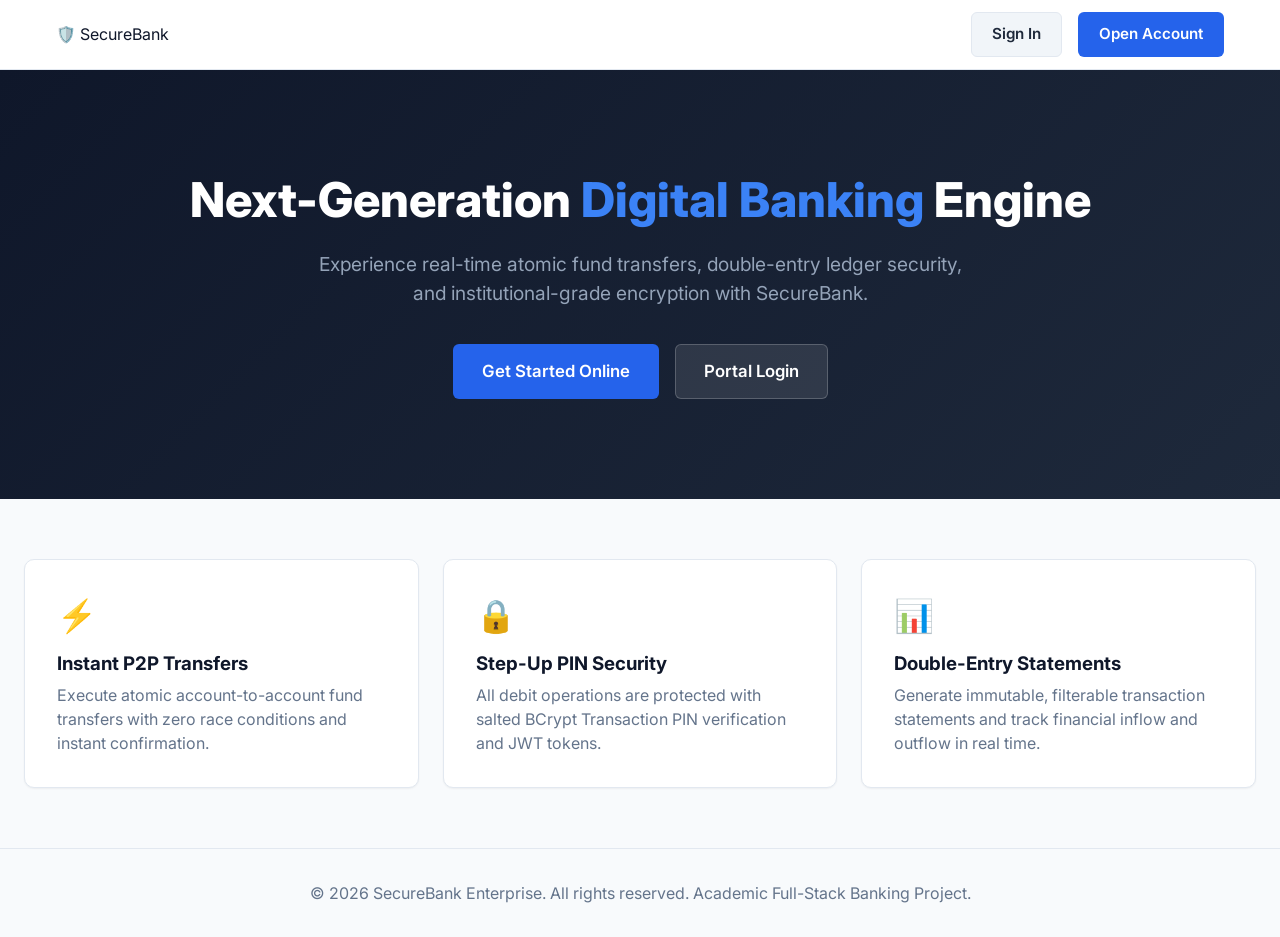
<file: frontend/index.html>
<!DOCTYPE html>
<html lang="en">
<head>
  <meta charset="UTF-8">
  <meta name="viewport" content="width=device-width, initial-scale=1.0">
  <title>SecureBank | Enterprise Digital Banking</title>
  <link rel="stylesheet" href="css/style.css">
  <link rel="stylesheet" href="css/dashboard.css">
  <link rel="stylesheet" href="css/responsive.css">
  <link href="https://fonts.googleapis.com/css2?family=Inter:wght@400;500;600;700;800&display=swap" rel="stylesheet">
  <style>
    .hero-section {
      background: linear-gradient(135deg, #0f172a 0%, #1e293b 100%);
      color: #ffffff;
      padding: 100px 0;
      text-align: center;
    }
    .hero-title {
      font-size: 3rem;
      font-weight: 800;
      color: #ffffff;
      margin-bottom: 20px;
    }
    .hero-title span { color: var(--accent-500); }
    .hero-desc {
      font-size: 1.2rem;
      color: #94a3b8;
      max-width: 680px;
      margin: 0 auto 36px;
    }
    .features-grid {
      display: grid;
      grid-template-columns: repeat(auto-fit, minmax(280px, 1fr));
      gap: 24px;
      margin: 60px 0;
    }
    .feature-card {
      background: #ffffff;
      padding: 32px;
      border-radius: var(--radius-md);
      border: 1px solid var(--border-color);
      box-shadow: var(--shadow-sm);
    }
  </style>
</head>
<body>

  <!-- Top Header Navigation -->
  <header class="topbar">
    <div class="container" style="display: flex; justify-content: space-between; align-items: center; width: 100%;">
      <div class="auth-logo" style="margin: 0;">
        🛡️ Secure<span>Bank</span>
      </div>
      <nav style="display: flex; gap: 16px;">
        <a href="login.html" class="btn btn-secondary">Sign In</a>
        <a href="register.html" class="btn btn-primary">Open Account</a>
      </nav>
    </div>
  </header>

  <!-- Hero Section -->
  <section class="hero-section">
    <div class="container">
      <h1 class="hero-title">Next-Generation <span>Digital Banking</span> Engine</h1>
      <p class="hero-desc">
        Experience real-time atomic fund transfers, double-entry ledger security, and institutional-grade encryption with SecureBank.
      </p>
      <div style="display: flex; justify-content: center; gap: 16px;">
        <a href="register.html" class="btn btn-primary" style="padding: 14px 28px; font-size: 1.05rem;">Get Started Online</a>
        <a href="login.html" class="btn btn-secondary" style="padding: 14px 28px; font-size: 1.05rem; background: rgba(255,255,255,0.1); color: #fff; border-color: rgba(255,255,255,0.2);">Portal Login</a>
      </div>
    </div>
  </section>

  <!-- Core Highlights -->
  <main class="container">
    <div class="features-grid">
      <div class="feature-card">
        <div style="font-size: 2rem; margin-bottom: 12px;">⚡</div>
        <h3>Instant P2P Transfers</h3>
        <p style="color: var(--text-muted); margin-top: 8px;">
          Execute atomic account-to-account fund transfers with zero race conditions and instant confirmation.
        </p>
      </div>

      <div class="feature-card">
        <div style="font-size: 2rem; margin-bottom: 12px;">🔒</div>
        <h3>Step-Up PIN Security</h3>
        <p style="color: var(--text-muted); margin-top: 8px;">
          All debit operations are protected with salted BCrypt Transaction PIN verification and JWT tokens.
        </p>
      </div>

      <div class="feature-card">
        <div style="font-size: 2rem; margin-bottom: 12px;">📊</div>
        <h3>Double-Entry Statements</h3>
        <p style="color: var(--text-muted); margin-top: 8px;">
          Generate immutable, filterable transaction statements and track financial inflow and outflow in real time.
        </p>
      </div>
    </div>
  </main>

  <footer style="text-align: center; padding: 32px 0; color: var(--text-muted); border-top: 1px solid var(--border-color);">
    <div class="container">
      <p>&copy; 2026 SecureBank Enterprise. All rights reserved. Academic Full-Stack Banking Project.</p>
    </div>
  </footer>

</body>
</html>
</file>
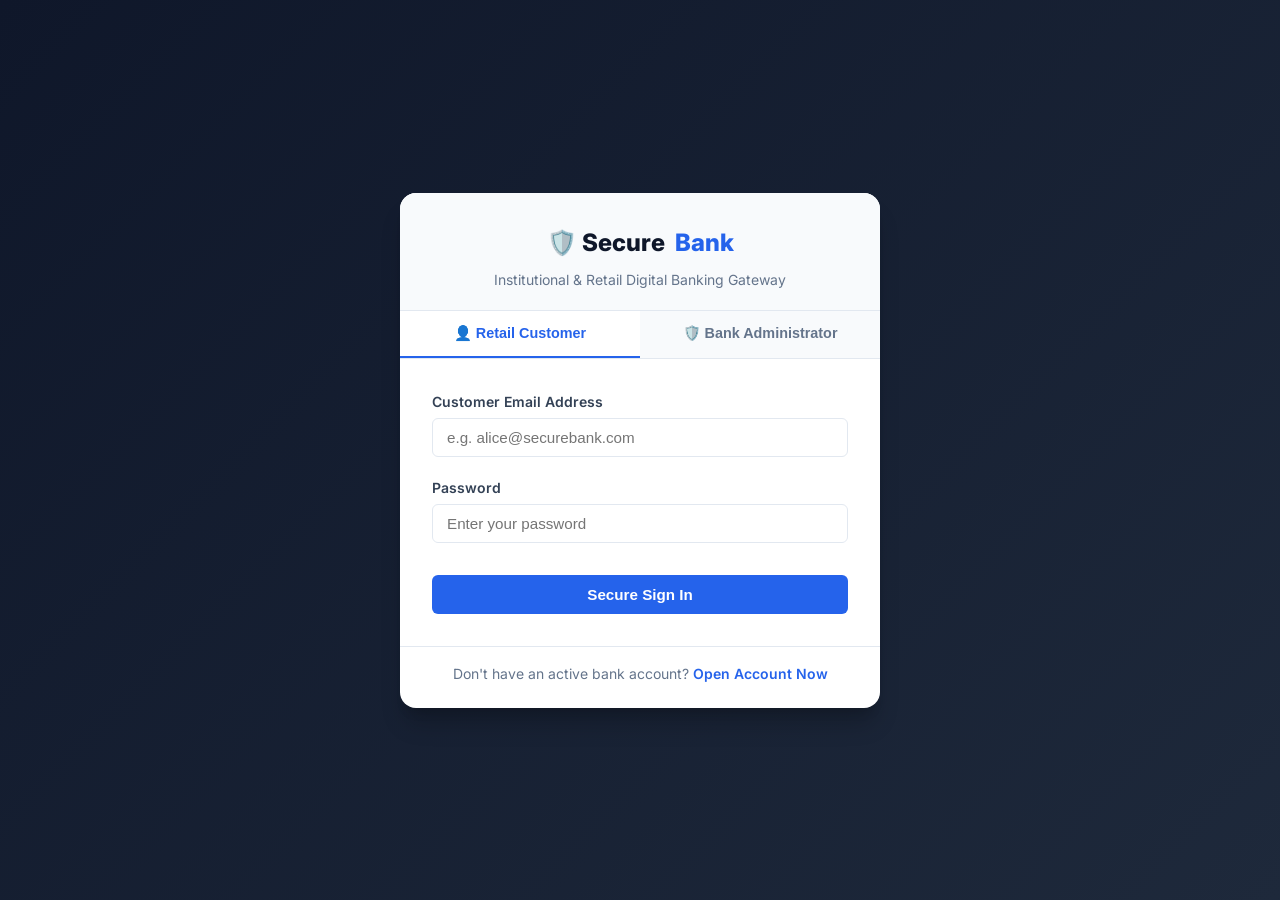
<file: frontend/admin-dashboard.html>
<!DOCTYPE html>
<html lang="en">
<head>
  <meta charset="UTF-8">
  <meta name="viewport" content="width=device-width, initial-scale=1.0">
  <title>SecureBank | Admin Management Suite</title>
  <link rel="stylesheet" href="css/style.css">
  <link rel="stylesheet" href="css/dashboard.css">
  <link rel="stylesheet" href="css/responsive.css">
  <link href="https://fonts.googleapis.com/css2?family=Inter:wght@400;500;600;700;800&display=swap" rel="stylesheet">
  <style>
    .metric-grid {
      display: grid;
      grid-template-columns: repeat(auto-fit, minmax(220px, 1fr));
      gap: 20px;
      margin-bottom: 32px;
    }
    .metric-card {
      background: #ffffff;
      padding: 24px;
      border-radius: var(--radius-md);
      border: 1px solid var(--border-color);
      box-shadow: var(--shadow-sm);
    }
    .metric-label {
      font-size: 0.8rem;
      font-weight: 700;
      color: var(--text-muted);
      text-transform: uppercase;
      letter-spacing: 0.05em;
      margin-bottom: 6px;
    }
    .metric-value {
      font-size: 1.8rem;
      font-weight: 800;
      color: var(--primary-900);
    }
  </style>
</head>
<body>

  <div id="toast-container"></div>

  <div class="dashboard-layout">
    <!-- Admin Sidebar -->
    <aside class="sidebar" style="background-color: #0b1120;">
      <div class="sidebar-header">
        🛡️ Secure<span>Bank</span>
      </div>

      <nav class="sidebar-nav">
        <a href="javascript:void(0)" onclick="switchAdminTab('dashboard')" id="nav-dashboard" class="nav-item active">📊 Dashboard</a>
        <a href="javascript:void(0)" onclick="switchAdminTab('customers')" id="nav-customers" class="nav-item">👥 Customers</a>
        <a href="javascript:void(0)" onclick="switchAdminTab('accounts')" id="nav-accounts" class="nav-item">🏦 Accounts</a>
        <a href="javascript:void(0)" onclick="switchAdminTab('transactions')" id="nav-transactions" class="nav-item">📜 Transactions</a>
        <a href="javascript:void(0)" onclick="switchAdminTab('audit')" id="nav-audit" class="nav-item">📋 Audit Logs</a>
        <a href="javascript:void(0)" onclick="switchAdminTab('reports')" id="nav-reports" class="nav-item">📈 Reports</a>
      </nav>

      <div class="sidebar-footer">
        <button onclick="handleLogout()" class="btn btn-secondary btn-block" style="color: #ef4444; border-color: rgba(239, 68, 68, 0.3);">
          🚪 Sign Out
        </button>
      </div>
    </aside>

    <!-- Main Wrapper -->
    <div class="main-wrapper">
      <!-- Topbar -->
      <header class="topbar">
        <div>
          <h2 style="font-size: 1.25rem;">SecureBank Administration</h2>
          <span style="font-size: 0.85rem; color: var(--text-muted);">Welcome, <strong style="color: var(--primary-900);" id="adminWelcomeTitle">Administrator</strong></span>
        </div>

        <div class="user-profile-badge">
          <div class="user-avatar" style="background: #fee2e2; color: #ef4444;">🛡️</div>
          <div>
            <div style="font-weight: 700; font-size: 0.95rem;" id="adminUsername">Administrator</div>
            <div style="font-size: 0.8rem; color: var(--danger); font-weight: 600;">ROLE_ADMIN</div>
          </div>
        </div>
      </header>

      <!-- Content Body -->
      <main class="content-body">

        <!-- 4 Key Aggregate Statistic Cards -->
        <div class="metric-grid">
          <div class="metric-card">
            <div class="metric-label">Total Customers</div>
            <div class="metric-value" id="statCustomers">1,248</div>
            <div style="font-size: 0.75rem; color: var(--success); margin-top: 4px;">↑ +12% this month</div>
          </div>

          <div class="metric-card">
            <div class="metric-label">Active Accounts</div>
            <div class="metric-value" id="statAccounts">1,196</div>
            <div style="font-size: 0.75rem; color: var(--text-muted); margin-top: 4px;">96% compliance rate</div>
          </div>

          <div class="metric-card">
            <div class="metric-label">Total Bank Balance</div>
            <div class="metric-value" style="color: var(--accent-600);" id="statVaultReserves">₹8,45,20,000</div>
            <div style="font-size: 0.75rem; color: var(--text-muted); margin-top: 4px;">Vault Liquidity Reserve</div>
          </div>

          <div class="metric-card">
            <div class="metric-label">Today's Transactions</div>
            <div class="metric-value" style="color: var(--primary-800);" id="statTxnCount">327</div>
            <div style="font-size: 0.75rem; color: var(--success); margin-top: 4px;">₹14.2L settlement volume</div>
          </div>
        </div>

        <!-- ----------------------------------------------------------------- -->
        <!-- TAB 1: DASHBOARD OVERVIEW                                         -->
        <!-- ----------------------------------------------------------------- -->
        <div id="tabContent-dashboard">
          <div style="display: grid; grid-template-columns: 2fr 1fr; gap: 24px; margin-bottom: 24px;">
            <!-- Quick System Health -->
            <div class="content-card">
              <div class="content-card-header">
                <h3>🏦 Core Banking Engine Status</h3>
                <span class="badge badge-success">Operational 99.99%</span>
              </div>
              <p style="font-size: 0.9rem; color: var(--text-muted); margin-bottom: 16px;">
                All ledger databases, JDBC connection pools (HikariCP), and cryptographic JWT validation modules are operating within normal parameters.
              </p>
              <div style="display: grid; grid-template-columns: 1fr 1fr; gap: 12px; font-size: 0.85rem;">
                <div style="background: #f8fafc; padding: 12px; border-radius: 6px;">
                  <strong>Database Engine:</strong> PostgreSQL 15 (ACID Verified)
                </div>
                <div style="background: #f8fafc; padding: 12px; border-radius: 6px;">
                  <strong>Authentication:</strong> Spring Security + JWT Bearer
                </div>
                <div style="background: #f8fafc; padding: 12px; border-radius: 6px;">
                  <strong>Password Hashing:</strong> BCrypt Work-Factor 12
                </div>
                <div style="background: #f8fafc; padding: 12px; border-radius: 6px;">
                  <strong>Transaction Isolation:</strong> Serializable Row Locks
                </div>
              </div>
            </div>

            <!-- Quick Action Shortcuts -->
            <div class="content-card">
              <div class="content-card-header">
                <h3>Admin Actions</h3>
              </div>
              <div style="display: flex; flex-direction: column; gap: 10px;">
                <button class="btn btn-primary" onclick="switchAdminTab('customers')" style="text-align: left; padding: 10px 14px;">
                  👥 Review Verified Customers
                </button>
                <button class="btn btn-secondary" onclick="switchAdminTab('accounts')" style="text-align: left; padding: 10px 14px;">
                  🏦 Moderate / Freeze Accounts
                </button>
                <button class="btn btn-secondary" onclick="switchAdminTab('audit')" style="text-align: left; padding: 10px 14px;">
                  📋 View Security Audit Trail
                </button>
              </div>
            </div>
          </div>
        </div>

        <!-- ----------------------------------------------------------------- -->
        <!-- TAB 2: CUSTOMERS DIRECTORY                                        -->
        <!-- ----------------------------------------------------------------- -->
        <div id="tabContent-customers" class="content-card" style="display: none;">
          <div class="content-card-header">
            <div>
              <h3>👥 Verified Customer Directory</h3>
              <span style="font-size: 0.85rem; color: var(--text-muted);">Registered customer records in database</span>
            </div>
            <input type="text" id="customerSearchInput" class="form-control" style="width: 260px; font-size: 0.85rem;" 
                   placeholder="Search customers..." onkeyup="filterAdminCustomers()">
          </div>

          <div class="table-responsive">
            <table class="table">
              <thead>
                <tr>
                  <th>Customer ID</th>
                  <th>Full Name</th>
                  <th>Email</th>
                  <th>Account Number</th>
                  <th>Status</th>
                  <th>Date Joined</th>
                </tr>
              </thead>
              <tbody id="adminCustomersTableBody">
                <tr><td colspan="6" style="text-align: center; padding: 24px;">Loading customer directory...</td></tr>
              </tbody>
            </table>
          </div>
        </div>

        <!-- ----------------------------------------------------------------- -->
        <!-- TAB 3: ACCOUNTS & MODERATION                                      -->
        <!-- ----------------------------------------------------------------- -->
        <div id="tabContent-accounts" class="content-card" style="display: none;">
          <div class="content-card-header">
            <div>
              <h3>🏦 Master Account Ledger</h3>
              <span style="font-size: 0.85rem; color: var(--text-muted);">Account governance, balance monitoring, and moderation</span>
            </div>
            <input type="text" id="accountSearchInput" class="form-control" style="width: 260px; font-size: 0.85rem;" 
                   placeholder="Search accounts or owners..." onkeyup="filterAdminAccounts()">
          </div>

          <div class="table-responsive">
            <table class="table">
              <thead>
                <tr>
                  <th>Account Number</th>
                  <th>Customer Owner</th>
                  <th>Account Type</th>
                  <th>Balance</th>
                  <th>Available Funds</th>
                  <th>Status</th>
                  <th>Actions</th>
                </tr>
              </thead>
              <tbody id="adminAccountsTableBody">
                <tr><td colspan="7" style="text-align: center; padding: 24px;">Loading accounts...</td></tr>
              </tbody>
            </table>
          </div>
        </div>

        <!-- ----------------------------------------------------------------- -->
        <!-- TAB 4: TRANSACTIONS FEED                                          -->
        <!-- ----------------------------------------------------------------- -->
        <div id="tabContent-transactions" class="content-card" style="display: none;">
          <div class="content-card-header">
            <div>
              <h3>📜 Bank-Wide Global Transactions</h3>
              <span style="font-size: 0.85rem; color: var(--text-muted);">Real-time settlement and transaction logs</span>
            </div>
            <input type="text" id="globalTxnSearchInput" class="form-control" style="width: 260px; font-size: 0.85rem;" 
                   placeholder="Search transactions..." onkeyup="filterAdminTransactions()">
          </div>

          <div class="table-responsive">
            <table class="table">
              <thead>
                <tr>
                  <th>Transaction ID</th>
                  <th>Date</th>
                  <th>Customer / Parties</th>
                  <th>Type</th>
                  <th>Amount</th>
                  <th>Status</th>
                  <th>Description</th>
                </tr>
              </thead>
              <tbody id="adminTxnTableBody">
                <tr><td colspan="7" style="text-align: center; padding: 24px;">Loading transaction stream...</td></tr>
              </tbody>
            </table>
          </div>
        </div>

        <!-- ----------------------------------------------------------------- -->
        <!-- TAB 5: AUDIT LOGS                                                 -->
        <!-- ----------------------------------------------------------------- -->
        <div id="tabContent-audit" class="content-card" style="display: none;">
          <div class="content-card-header">
            <div>
              <h3>📋 System Security Audit Logs</h3>
              <span style="font-size: 0.85rem; color: var(--text-muted);">Immutable audit log of user logins and critical banking actions</span>
            </div>
            <span class="badge badge-success">Audit Daemon Active</span>
          </div>

          <div class="table-responsive">
            <table class="table">
              <thead>
                <tr>
                  <th>Date / Time</th>
                  <th>User / Identity</th>
                  <th>Action</th>
                  <th>Channel / IP</th>
                  <th>Status</th>
                </tr>
              </thead>
              <tbody id="adminAuditTableBody">
                <tr>
                  <td>18 Aug 2026, 10:32 AM</td>
                  <td><strong>admin@securebank.com</strong> (Admin)</td>
                  <td><code>ADMIN_LOGIN</code></td>
                  <td>127.0.0.1 (Web Portal)</td>
                  <td><span class="badge badge-success">SUCCESS</span></td>
                </tr>
                <tr>
                  <td>18 Aug 2026, 10:45 AM</td>
                  <td><strong>akash@example.com</strong> (Customer)</td>
                  <td><code>ACCOUNT_CREATED</code></td>
                  <td>127.0.0.1 (Self-Service)</td>
                  <td><span class="badge badge-success">SUCCESS</span></td>
                </tr>
                <tr>
                  <td>18 Aug 2026, 11:02 AM</td>
                  <td><strong>akash@example.com</strong> (Customer)</td>
                  <td><code>CUSTOMER_LOGIN</code></td>
                  <td>127.0.0.1 (Web Portal)</td>
                  <td><span class="badge badge-success">SUCCESS</span></td>
                </tr>
                <tr>
                  <td>18 Aug 2026, 11:15 AM</td>
                  <td><strong>alice@securebank.com</strong> (Customer)</td>
                  <td><code>FUNDS_TRANSFER</code></td>
                  <td>127.0.0.1 (P2P Wire)</td>
                  <td><span class="badge badge-success">SUCCESS</span></td>
                </tr>
                <tr>
                  <td>18 Aug 2026, 11:28 AM</td>
                  <td><strong>bob@securebank.com</strong> (Customer)</td>
                  <td><code>CASH_WITHDRAWAL</code></td>
                  <td>ATM Terminal #04</td>
                  <td><span class="badge badge-success">SUCCESS</span></td>
                </tr>
              </tbody>
            </table>
          </div>
        </div>

        <!-- ----------------------------------------------------------------- -->
        <!-- TAB 6: REPORTS                                                    -->
        <!-- ----------------------------------------------------------------- -->
        <div id="tabContent-reports" class="content-card" style="display: none;">
          <div class="content-card-header">
            <div>
              <h3>📈 Financial Reports & Compliance Summary</h3>
              <span style="font-size: 0.85rem; color: var(--text-muted);">Quarterly liquidity reserves and asset quality ratios</span>
            </div>
            <button class="btn btn-secondary" onclick="showToast('Executive report downloaded (Demo format).', 'success')">📥 Export Report (PDF)</button>
          </div>

          <div style="display: grid; grid-template-columns: repeat(auto-fit, minmax(240px, 1fr)); gap: 16px; margin-top: 16px;">
            <div style="background: #f8fafc; padding: 20px; border-radius: 8px; border: 1px solid var(--border-color);">
              <div style="font-size: 0.8rem; font-weight: 700; color: var(--text-muted); text-transform: uppercase;">Capital Adequacy Ratio (CAR)</div>
              <div style="font-size: 1.8rem; font-weight: 800; color: var(--success); margin-top: 4px;">16.4%</div>
              <div style="font-size: 0.8rem; color: var(--text-muted); margin-top: 4px;">Regulatory minimum: 11.5%</div>
            </div>

            <div style="background: #f8fafc; padding: 20px; border-radius: 8px; border: 1px solid var(--border-color);">
              <div style="font-size: 0.8rem; font-weight: 700; color: var(--text-muted); text-transform: uppercase;">Liquidity Coverage Ratio (LCR)</div>
              <div style="font-size: 1.8rem; font-weight: 800; color: var(--accent-600); margin-top: 4px;">142.8%</div>
              <div style="font-size: 0.8rem; color: var(--text-muted); margin-top: 4px;">High-Quality Liquid Assets (HQLA)</div>
            </div>

            <div style="background: #f8fafc; padding: 20px; border-radius: 8px; border: 1px solid var(--border-color);">
              <div style="font-size: 0.8rem; font-weight: 700; color: var(--text-muted); text-transform: uppercase;">Net Non-Performing Assets (NNPA)</div>
              <div style="font-size: 1.8rem; font-weight: 800; color: var(--primary-900); margin-top: 4px;">0.12%</div>
              <div style="font-size: 0.8rem; color: var(--text-muted); margin-top: 4px;">Pristine loan book health</div>
            </div>
          </div>
        </div>

      </main>
    </div>
  </div>

  <script src="js/api.js?v=2.5"></script>
  <script src="js/auth.js?v=2.5"></script>
  <script src="js/admin.js?v=2.5"></script>
</body>
</html>
</file>
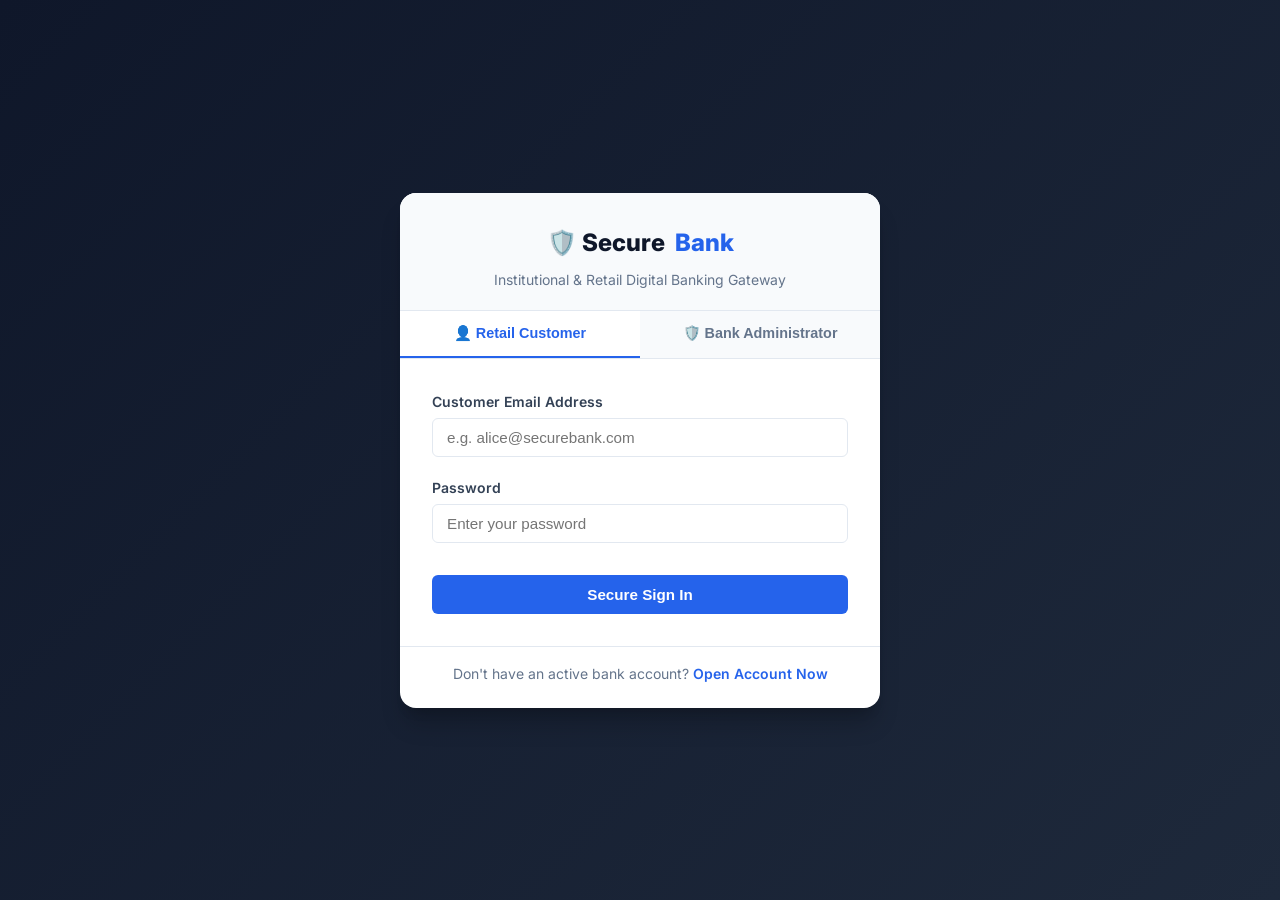
<file: frontend/customer-dashboard.html>
<!DOCTYPE html>
<html lang="en">
<head>
  <meta charset="UTF-8">
  <meta name="viewport" content="width=device-width, initial-scale=1.0">
  <title>SecureBank | Customer Dashboard</title>
  <link rel="stylesheet" href="css/style.css">
  <link rel="stylesheet" href="css/dashboard.css">
  <link rel="stylesheet" href="css/responsive.css">
  <link href="https://fonts.googleapis.com/css2?family=Inter:wght@400;500;600;700;800&display=swap" rel="stylesheet">
</head>
<body>

  <div id="toast-container"></div>

  <div class="dashboard-layout">
    <!-- Sidebar Navigation -->
    <aside class="sidebar">
      <div class="sidebar-header">
        🛡️ Secure<span>Bank</span>
      </div>

      <nav class="sidebar-nav">
        <a href="javascript:void(0)" onclick="switchCustomerTab('overview')" id="nav-overview" class="nav-item active">📊 Dashboard</a>
        <a href="javascript:void(0)" onclick="switchCustomerTab('profile')" id="nav-profile" class="nav-item">👤 My Account</a>
        <a href="javascript:void(0)" onclick="switchCustomerTab('transactions')" id="nav-transactions" class="nav-item">📜 Transactions</a>
        <a href="javascript:void(0)" onclick="openModal('transferModal')" class="nav-item">💸 Transfer Money</a>
        <a href="javascript:void(0)" onclick="openModal('depositModal')" class="nav-item">💳 Deposit</a>
        <a href="javascript:void(0)" onclick="openModal('withdrawModal')" class="nav-item">🏧 Withdraw</a>
        <a href="javascript:void(0)" onclick="openModal('beneficiaryModal')" class="nav-item">👥 Beneficiaries</a>
        <a href="javascript:void(0)" onclick="openModal('newAccountModal')" class="nav-item">➕ Open Account</a>
      </nav>

      <div class="sidebar-footer">
        <button onclick="handleLogout()" class="btn btn-secondary btn-block" style="color: #ef4444; border-color: rgba(239, 68, 68, 0.3);">
          🚪 Sign Out
        </button>
      </div>
    </aside>

    <!-- Main Content Area -->
    <div class="main-wrapper">
      <!-- Topbar -->
      <header class="topbar">
        <div>
          <h2 style="font-size: 1.25rem; display: flex; align-items: center; gap: 8px;">
            <span>Welcome, <span id="welcomeHeaderName" style="color: var(--accent-600);">Customer</span></span>
          </h2>
          <span style="font-size: 0.85rem; color: var(--text-muted);" id="currentDateDisplay"></span>
        </div>

        <div class="user-profile-badge" onclick="switchCustomerTab('profile')" style="cursor: pointer;" title="Click to view Profile">
          <div class="user-avatar" id="userAvatar">U</div>
          <div>
            <div style="font-weight: 700; font-size: 0.95rem;" id="userFullName">Loading...</div>
            <div style="font-size: 0.8rem; color: var(--text-muted);" id="userEmail">Loading...</div>
          </div>
        </div>
      </header>

      <!-- Dashboard Content Body -->
      <main class="content-body">

        <!-- ================================================================= -->
        <!-- TAB 1: OVERVIEW / DASHBOARD                                       -->
        <!-- ================================================================= -->
        <div id="tabContent-overview">
          <!-- Account Selector & Header Summary -->
          <div style="display: flex; justify-content: space-between; align-items: center; margin-bottom: 16px; flex-wrap: wrap; gap: 12px;">
            <div>
              <label for="accountSelect" style="font-weight: 600; font-size: 0.875rem; color: var(--text-muted);">ACTIVE ACCOUNT:</label>
              <select id="accountSelect" class="form-control" style="width: auto; display: inline-block; margin-left: 8px;" onchange="handleAccountChange()">
                <option value="">Loading accounts...</option>
              </select>
            </div>
            <button class="btn btn-secondary" onclick="refreshDashboardData()">🔄 Refresh Live Data</button>
          </div>

          <!-- Balance Hero Card (Mockup Match) -->
          <div class="account-hero-card">
            <div style="flex: 1;">
              <div style="display: flex; justify-content: space-between; align-items: center; margin-bottom: 4px;">
                <div class="balance-label" id="accountTypeBadge">SAVINGS ACCOUNT</div>
                <span class="badge badge-success" id="accountStatusBadge" style="padding: 5px 14px; font-size: 0.85rem; font-weight: 700; border-radius: 20px; background: #22c55e; color: #ffffff;">ACTIVE</span>
              </div>
              <div class="balance-amount" id="balanceDisplay">₹1,25,000.00</div>
              <div class="hero-acc-details">
                <span>Account Number: <strong id="accountNumberDisplay">SB-1001-SAV</strong></span>
                <span style="opacity: 0.5;">|</span>
                <span style="font-size: 0.85rem; color: #94a3b8;" id="overdraftInfoText">Available: <span style="color: #38bdf8; font-weight: 700;" id="availableFundsDisplay">₹1,25,000.00</span></span>
              </div>
            </div>
          </div>

          <!-- Quick Action Buttons Row (Matching Preview) -->
          <div class="quick-action-pills">
            <button class="action-pill-btn primary" onclick="openModal('transferModal')">
              <span>⇄</span> Transfer
            </button>
            <button class="action-pill-btn" onclick="openModal('depositModal')">
              <span>⤓</span> Deposit
            </button>
            <button class="action-pill-btn" onclick="openModal('withdrawModal')">
              <span>⤒</span> Withdraw
            </button>
            <button class="action-pill-btn" onclick="openModal('beneficiaryModal')">
              <span>👥</span> Beneficiaries
            </button>
            <button class="action-pill-btn" onclick="openModal('newAccountModal')">
              <span>➕</span> Open Account
            </button>
          </div>

          <!-- Recent Transactions Table Section -->
          <div class="content-card">
            <div class="content-card-header">
              <div>
                <h3>Recent Account Transactions</h3>
                <span style="font-size: 0.8rem; color: var(--text-muted);">Recent activity on your active account</span>
              </div>
              <div style="display: flex; gap: 8px; align-items: center;">
                <input type="text" id="txnSearchInput" class="form-control" style="width: 200px; padding: 6px 12px; font-size: 0.85rem;" 
                       placeholder="Search transactions..." onkeyup="filterTransactionsLocally()">
                <button class="btn btn-secondary" style="padding: 6px 12px; font-size: 0.85rem;" onclick="switchCustomerTab('transactions')">
                  View All Transactions
                </button>
              </div>
            </div>

            <div class="table-responsive">
              <table class="table">
                <thead>
                  <tr>
                    <th>Date / Time</th>
                    <th>Ref Number</th>
                    <th>Type</th>
                    <th>Description</th>
                    <th>Flow</th>
                    <th>Amount</th>
                    <th>Balance After</th>
                  </tr>
                </thead>
                <tbody id="transactionsTableBody">
                  <tr>
                    <td colspan="7" style="text-align: center; color: var(--text-muted); padding: 24px;">
                      Loading recent transaction history...
                    </td>
                  </tr>
                </tbody>
              </table>
            </div>
          </div>
        </div>

        <!-- ================================================================= -->
        <!-- TAB 2: MY ACCOUNT / PROFILE                                       -->
        <!-- ================================================================= -->
        <div id="tabContent-profile" style="display: none;">
          <div class="content-card">
            <div class="content-card-header">
              <div>
                <h3>👤 Customer Profile & Account Information</h3>
                <span style="font-size: 0.85rem; color: var(--text-muted);">Verified digital identity and registered details</span>
              </div>
              <span class="badge badge-success" style="font-size: 0.85rem; padding: 6px 12px;">✓ Verified Customer</span>
            </div>

            <div style="display: grid; grid-template-columns: repeat(auto-fit, minmax(260px, 1fr)); gap: 20px; margin-top: 16px;">
              <div style="background: #f8fafc; padding: 18px; border-radius: var(--radius-md); border: 1px solid var(--border-color);">
                <div style="font-size: 0.75rem; font-weight: 700; color: var(--text-muted); text-transform: uppercase;">First Name</div>
                <div style="font-size: 1.1rem; font-weight: 700; color: var(--primary-900); margin-top: 4px;" id="profileFirstName">---</div>
              </div>

              <div style="background: #f8fafc; padding: 18px; border-radius: var(--radius-md); border: 1px solid var(--border-color);">
                <div style="font-size: 0.75rem; font-weight: 700; color: var(--text-muted); text-transform: uppercase;">Last Name</div>
                <div style="font-size: 1.1rem; font-weight: 700; color: var(--primary-900); margin-top: 4px;" id="profileLastName">---</div>
              </div>

              <div style="background: #f8fafc; padding: 18px; border-radius: var(--radius-md); border: 1px solid var(--border-color);">
                <div style="font-size: 0.75rem; font-weight: 700; color: var(--text-muted); text-transform: uppercase;">Registered Email</div>
                <div style="font-size: 1.1rem; font-weight: 700; color: var(--primary-900); margin-top: 4px;" id="profileEmail">---</div>
              </div>

              <div style="background: #f8fafc; padding: 18px; border-radius: var(--radius-md); border: 1px solid var(--border-color);">
                <div style="font-size: 0.75rem; font-weight: 700; color: var(--text-muted); text-transform: uppercase;">Phone Number</div>
                <div style="font-size: 1.1rem; font-weight: 700; color: var(--primary-900); margin-top: 4px;" id="profilePhone">---</div>
              </div>

              <div style="background: #f8fafc; padding: 18px; border-radius: var(--radius-md); border: 1px solid var(--border-color);">
                <div style="font-size: 0.75rem; font-weight: 700; color: var(--text-muted); text-transform: uppercase;">Primary Account Number</div>
                <div style="font-size: 1.2rem; font-weight: 800; color: var(--accent-600); font-family: monospace; margin-top: 4px;" id="profileAccountNo">---</div>
              </div>

              <div style="background: #f8fafc; padding: 18px; border-radius: var(--radius-md); border: 1px solid var(--border-color);">
                <div style="font-size: 0.75rem; font-weight: 700; color: var(--text-muted); text-transform: uppercase;">Account Status</div>
                <div style="margin-top: 4px;"><span class="badge badge-success" id="profileStatus">ACTIVE</span></div>
              </div>

              <div style="background: #f8fafc; padding: 18px; border-radius: var(--radius-md); border: 1px solid var(--border-color); grid-column: 1 / -1;">
                <div style="font-size: 0.75rem; font-weight: 700; color: var(--text-muted); text-transform: uppercase;">Residential Address</div>
                <div style="font-size: 1rem; color: var(--primary-900); font-weight: 600; margin-top: 4px;" id="profileAddress">---</div>
              </div>
            </div>
          </div>
        </div>

        <!-- ================================================================= -->
        <!-- TAB 3: FULL TRANSACTIONS STATEMENT                                -->
        <!-- ================================================================= -->
        <div id="tabContent-transactions" style="display: none;">
          <div class="content-card">
            <div class="content-card-header">
              <div>
                <h3>📜 Complete Account Statement</h3>
                <span style="font-size: 0.85rem; color: var(--text-muted);">Audited transaction ledger for account: <strong id="statementAccNo">SB-1001-SAV</strong></span>
              </div>
              <input type="text" id="fullTxnSearchInput" class="form-control" style="width: 240px; padding: 6px 12px; font-size: 0.85rem;" 
                     placeholder="Search all records..." onkeyup="filterFullTransactionsLocally()">
            </div>

            <div class="table-responsive">
              <table class="table">
                <thead>
                  <tr>
                    <th>Date / Time</th>
                    <th>Transaction ID</th>
                    <th>Type</th>
                    <th>Description</th>
                    <th>Flow</th>
                    <th>Amount</th>
                    <th>Status</th>
                    <th>Balance After</th>
                  </tr>
                </thead>
                <tbody id="fullTransactionsTableBody">
                  <tr>
                    <td colspan="8" style="text-align: center; color: var(--text-muted); padding: 24px;">
                      Loading complete transaction statement...
                    </td>
                  </tr>
                </tbody>
              </table>
            </div>
          </div>
        </div>

      </main>
    </div>
  </div>

  <!-- ========================================================================= -->
  <!-- FINANCIAL WORKFLOW MODALS                                                 -->
  <!-- ========================================================================= -->

  <!-- 1. DEPOSIT MODAL -->
  <div class="modal-overlay" id="depositModal">
    <div class="modal-card">
      <div class="modal-header">
        <h3>💳 Deposit Money</h3>
        <button onclick="closeModal('depositModal')" style="background:none;border:none;font-size:1.4rem;cursor:pointer;">&times;</button>
      </div>
      <form onsubmit="handleDepositSubmit(event)">
        <div class="modal-body">
          <div class="form-group">
            <label>Target Account</label>
            <input type="text" id="depositAccNumber" class="form-control" readonly>
          </div>
          <div class="form-group">
            <label for="depositAmount">Deposit Amount ($)</label>
            <input type="number" id="depositAmount" class="form-control" step="0.01" min="0.01" placeholder="e.g. 500.00" required>
          </div>
          <div class="form-group">
            <label for="depositDesc">Description / Memo</label>
            <input type="text" id="depositDesc" class="form-control" value="Direct Deposit" required>
          </div>
        </div>
        <div class="modal-footer">
          <button type="button" class="btn btn-secondary" onclick="closeModal('depositModal')">Cancel</button>
          <button type="submit" class="btn btn-primary" id="depositBtn">Confirm Deposit</button>
        </div>
      </form>
    </div>
  </div>

  <!-- 2. WITHDRAWAL MODAL -->
  <div class="modal-overlay" id="withdrawModal">
    <div class="modal-card">
      <div class="modal-header">
        <h3>🏧 Cash Withdrawal</h3>
        <button onclick="closeModal('withdrawModal')" style="background:none;border:none;font-size:1.4rem;cursor:pointer;">&times;</button>
      </div>
      <form onsubmit="handleWithdrawSubmit(event)">
        <div class="modal-body">
          <div class="form-group">
            <label>Source Account</label>
            <input type="text" id="withdrawAccNumber" class="form-control" readonly>
          </div>
          <div class="form-group">
            <label for="withdrawAmount">Withdrawal Amount ($)</label>
            <input type="number" id="withdrawAmount" class="form-control" step="0.01" min="0.01" placeholder="e.g. 200.00" required>
          </div>
          <div class="form-group">
            <label for="withdrawPin">Transaction PIN (Step-Up Auth)</label>
            <input type="password" id="withdrawPin" class="form-control" placeholder="••••" maxlength="6" required>
          </div>
          <div class="form-group">
            <label for="withdrawDesc">Description</label>
            <input type="text" id="withdrawDesc" class="form-control" value="ATM Cash Withdrawal" required>
          </div>
        </div>
        <div class="modal-footer">
          <button type="button" class="btn btn-secondary" onclick="closeModal('withdrawModal')">Cancel</button>
          <button type="submit" class="btn btn-danger" id="withdrawBtn">Authorize Withdrawal</button>
        </div>
      </form>
    </div>
  </div>

  <!-- 3. TRANSFER MODAL -->
  <div class="modal-overlay" id="transferModal">
    <div class="modal-card">
      <div class="modal-header">
        <h3>💸 Peer-to-Peer Transfer</h3>
        <button onclick="closeModal('transferModal')" style="background:none;border:none;font-size:1.4rem;cursor:pointer;">&times;</button>
      </div>
      <form onsubmit="handleTransferSubmit(event)">
        <div class="modal-body">
          <div class="form-group">
            <label>Source Account</label>
            <input type="text" id="transferSourceAcc" class="form-control" readonly>
          </div>
          <div class="form-group">
            <label for="transferBeneficiarySelect">Quick Select Saved Beneficiary</label>
            <select id="transferBeneficiarySelect" class="form-control" onchange="handleBeneficiarySelect(this)">
              <option value="">-- Choose Beneficiary or Enter Manually Below --</option>
            </select>
          </div>
          <div class="form-group">
            <label for="transferDestAcc">Destination Account Number</label>
            <input type="text" id="transferDestAcc" class="form-control" placeholder="e.g. SB-2001-CUR" required>
          </div>
          <div class="form-group">
            <label for="transferAmount">Transfer Amount ($)</label>
            <input type="number" id="transferAmount" class="form-control" step="0.01" min="0.01" placeholder="e.g. 350.00" required>
          </div>
          <div class="form-group">
            <label for="transferPin">Transaction PIN (Step-Up Auth)</label>
            <input type="password" id="transferPin" class="form-control" placeholder="••••" maxlength="6" required>
          </div>
          <div class="form-group">
            <label for="transferDesc">Transfer Memo / Description</label>
            <input type="text" id="transferDesc" class="form-control" value="Wire Transfer" required>
          </div>
        </div>
        <div class="modal-footer">
          <button type="button" class="btn btn-secondary" onclick="closeModal('transferModal')">Cancel</button>
          <button type="submit" class="btn btn-primary" id="transferBtn">Execute Transfer</button>
        </div>
      </form>
    </div>
  </div>

  <!-- 4. BENEFICIARY MANAGEMENT MODAL -->
  <div class="modal-overlay" id="beneficiaryModal">
    <div class="modal-card" style="max-width: 540px;">
      <div class="modal-header">
        <h3>👥 Saved Beneficiaries</h3>
        <button onclick="closeModal('beneficiaryModal')" style="background:none;border:none;font-size:1.4rem;cursor:pointer;">&times;</button>
      </div>
      <div class="modal-body">
        <!-- Add Beneficiary Sub-Form -->
        <form onsubmit="handleAddBeneficiarySubmit(event)" style="margin-bottom: 24px; padding-bottom: 16px; border-bottom: 1px solid var(--border-color);">
          <div style="display: grid; grid-template-columns: 1fr 1fr; gap: 12px;">
            <div class="form-group">
              <label for="benName">Payee Name</label>
              <input type="text" id="benName" class="form-control" placeholder="e.g. Bob Smith" required>
            </div>
            <div class="form-group">
              <label for="benAccNo">Account Number</label>
              <input type="text" id="benAccNo" class="form-control" placeholder="e.g. SB-2001-CUR" required>
            </div>
          </div>
          <button type="submit" class="btn btn-secondary btn-block" style="margin-top: 8px;">➕ Add New Beneficiary</button>
        </form>

        <h4 style="font-size: 0.95rem; margin-bottom: 12px;">Your Saved Payees</h4>
        <div id="beneficiariesList" style="max-height: 200px; overflow-y: auto;">
          <!-- Populated by JS -->
        </div>
      </div>
    </div>
  </div>

  <!-- 5. OPEN NEW ACCOUNT MODAL -->
  <div class="modal-overlay" id="newAccountModal">
    <div class="modal-card">
      <div class="modal-header">
        <h3>➕ Open Additional Bank Account</h3>
        <button onclick="closeModal('newAccountModal')" style="background:none;border:none;font-size:1.4rem;cursor:pointer;">&times;</button>
      </div>
      <form onsubmit="handleOpenAccountSubmit(event)">
        <div class="modal-body">
          <div class="form-group">
            <label for="newAccType">Account Type</label>
            <select id="newAccType" class="form-control">
              <option value="SAVINGS">Savings Account ($500 Minimum Balance)</option>
              <option value="CURRENT">Current Account ($1,000 Overdraft Protection)</option>
            </select>
          </div>
          <div class="form-group">
            <label for="newAccInitialDeposit">Initial Opening Deposit ($)</label>
            <input type="number" id="newAccInitialDeposit" class="form-control" step="0.01" min="0.00" value="500.00" required>
          </div>
        </div>
        <div class="modal-footer">
          <button type="button" class="btn btn-secondary" onclick="closeModal('newAccountModal')">Cancel</button>
          <button type="submit" class="btn btn-primary" id="openAccBtn">Create Account</button>
        </div>
      </form>
    </div>
  </div>

  <script src="js/api.js?v=2.5"></script>
  <script src="js/auth.js?v=2.5"></script>
  <script src="js/dashboard.js?v=2.5"></script>
</body>
</html>
</file>
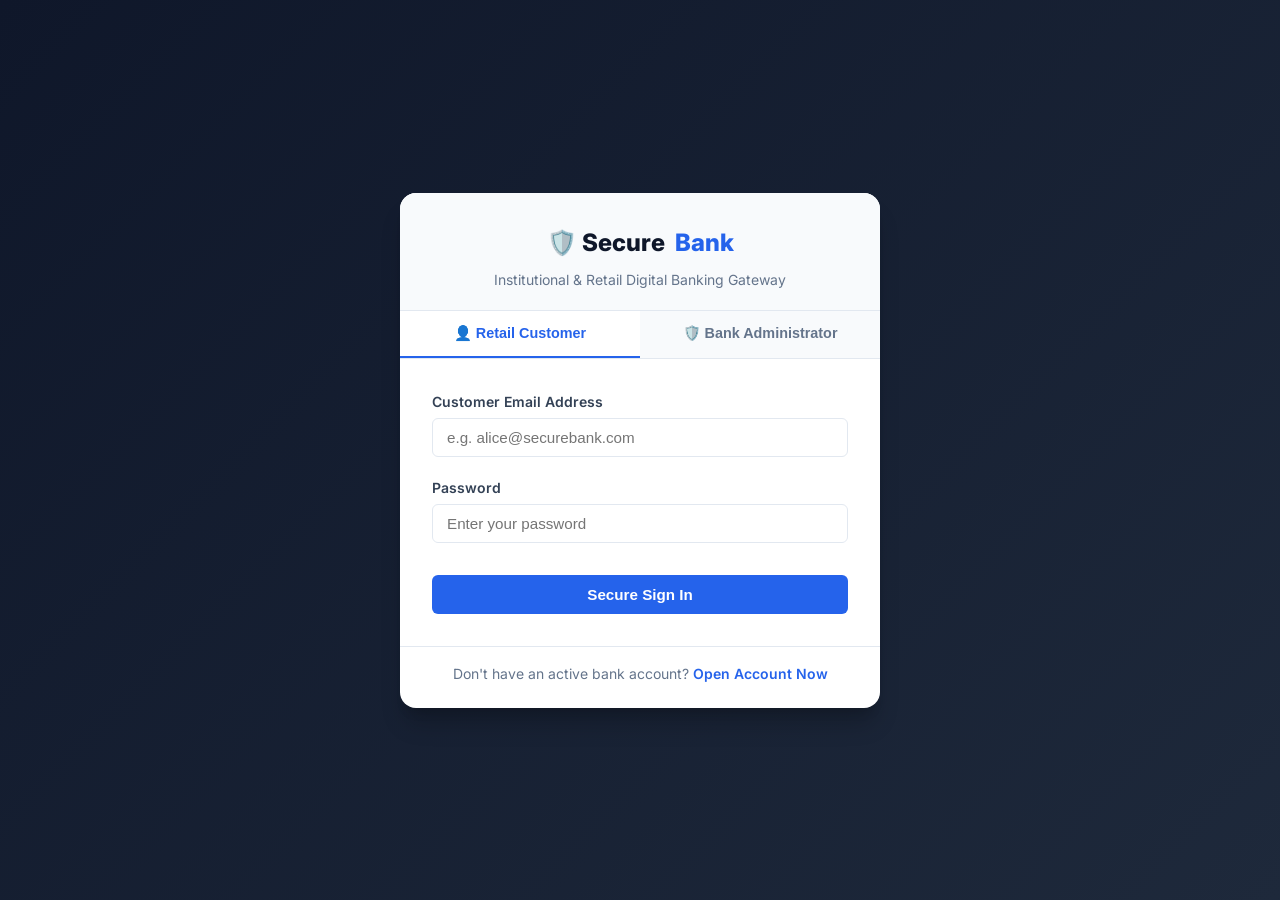
<file: frontend/login.html>
<!DOCTYPE html>
<html lang="en">
<head>
  <meta charset="UTF-8">
  <meta name="viewport" content="width=device-width, initial-scale=1.0">
  <title>SecureBank | Portal Login</title>
  <link rel="stylesheet" href="css/style.css">
  <link rel="stylesheet" href="css/login.css">
  <link rel="stylesheet" href="css/responsive.css">
  <link href="https://fonts.googleapis.com/css2?family=Inter:wght@400;500;600;700;800&display=swap" rel="stylesheet">
</head>
<body>

  <div id="toast-container"></div>

  <div class="auth-wrapper">
    <div class="auth-card">
      <div class="auth-header">
        <a href="index.html" class="auth-logo">🛡️ Secure<span>Bank</span></a>
        <p class="auth-subtitle">Institutional & Retail Digital Banking Gateway</p>
      </div>

      <!-- Role Tabs -->
      <div class="auth-tabs">
        <button type="button" class="auth-tab active" id="tab-customer" onclick="switchLoginTab('CUSTOMER')">
          👤 Retail Customer
        </button>
        <button type="button" class="auth-tab" id="tab-admin" onclick="switchLoginTab('ADMIN')">
          🛡️ Bank Administrator
        </button>
      </div>

      <!-- Login Form -->
      <div class="auth-body">
        <form id="loginForm" onsubmit="handleLoginSubmit(event)">
          <div class="form-group">
            <label for="email" id="login-label">Customer Email Address</label>
            <input type="text" id="email" class="form-control" placeholder="e.g. alice@securebank.com" required autocomplete="username">
          </div>

          <div class="form-group">
            <label for="password">Password</label>
            <input type="password" id="password" class="form-control" placeholder="Enter your password" required autocomplete="current-password">
          </div>

          <button type="submit" id="loginBtn" class="btn btn-primary btn-block" style="margin-top: 12px;">
            Secure Sign In
          </button>
        </form>
      </div>

      <div class="auth-footer">
        <span id="footer-link-text">Don't have an active bank account?</span> 
        <a href="register.html" style="font-weight: 600;">Open Account Now</a>
      </div>
    </div>
  </div>

  <script src="js/api.js?v=2.5"></script>
  <script src="js/auth.js?v=2.5"></script>
  <script>
    let currentRole = 'CUSTOMER';

    function switchLoginTab(role) {
      currentRole = role;
      const tabCust = document.getElementById('tab-customer');
      const tabAdm = document.getElementById('tab-admin');
      const label = document.getElementById('login-label');
      const emailInput = document.getElementById('email');

      if (role === 'CUSTOMER') {
        tabCust.classList.add('active');
        tabAdm.classList.remove('active');
        label.innerText = 'Customer Email Address';
        emailInput.placeholder = 'e.g. alice@securebank.com';
      } else {
        tabAdm.classList.add('active');
        tabCust.classList.remove('active');
        label.innerText = 'Admin Username or Email';
        emailInput.placeholder = 'e.g. superadmin';
      }
    }
  </script>
</body>
</html>
</file>
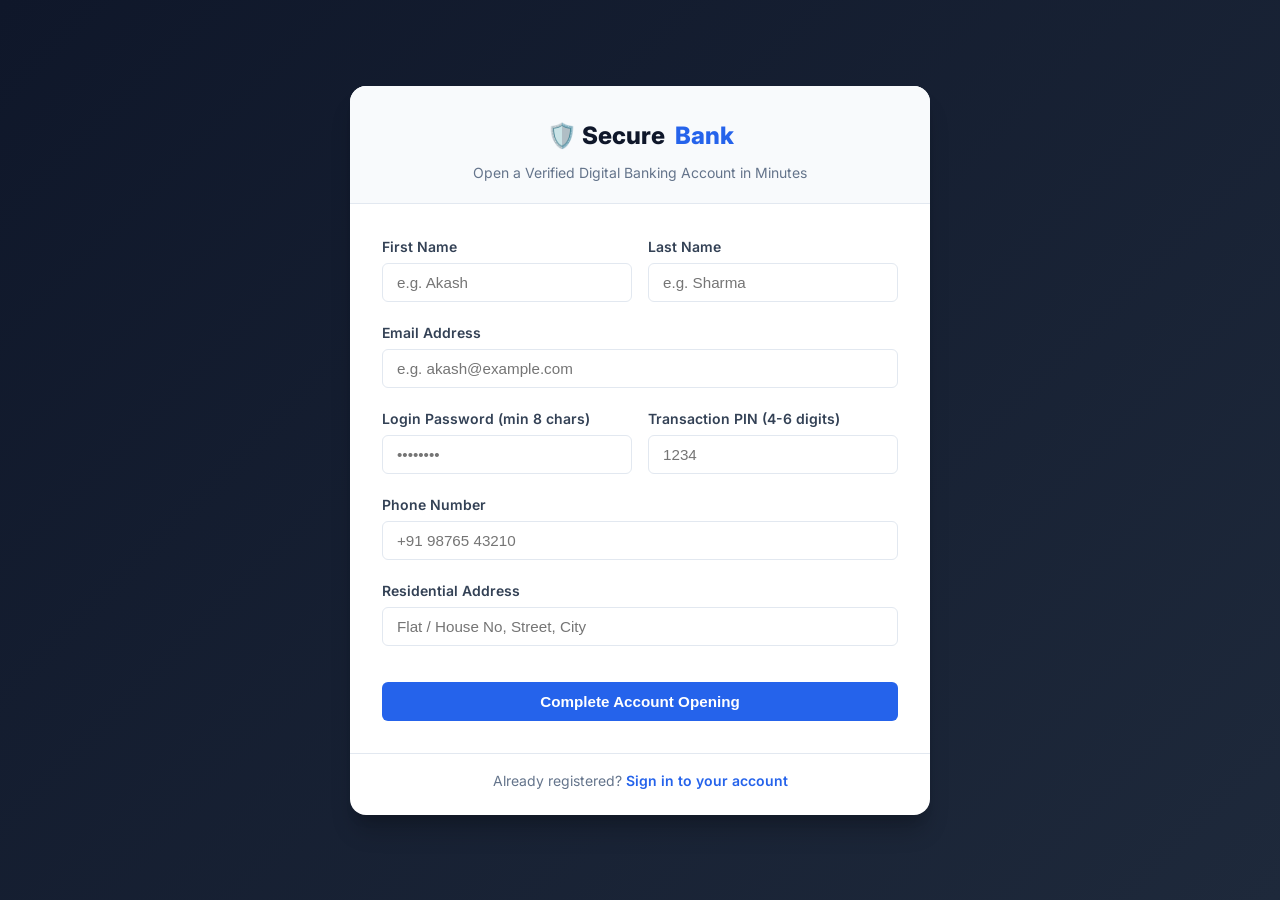
<file: frontend/register.html>
<!DOCTYPE html>
<html lang="en">
<head>
  <meta charset="UTF-8">
  <meta name="viewport" content="width=device-width, initial-scale=1.0">
  <title>SecureBank | Open an Account</title>
  <link rel="stylesheet" href="css/style.css">
  <link rel="stylesheet" href="css/login.css">
  <link rel="stylesheet" href="css/responsive.css">
  <link href="https://fonts.googleapis.com/css2?family=Inter:wght@400;500;600;700;800&display=swap" rel="stylesheet">
</head>
<body>

  <div id="toast-container"></div>

  <div class="auth-wrapper">
    <!-- Registration Form Card -->
    <div class="auth-card" id="registerCard" style="max-width: 580px;">
      <div class="auth-header">
        <a href="index.html" class="auth-logo">🛡️ Secure<span>Bank</span></a>
        <p class="auth-subtitle">Open a Verified Digital Banking Account in Minutes</p>
      </div>

      <div class="auth-body">
        <form id="registerForm" onsubmit="handleRegisterSubmit(event)">
          <div style="display: grid; grid-template-columns: 1fr 1fr; gap: 16px;">
            <div class="form-group">
              <label for="firstName">First Name</label>
              <input type="text" id="firstName" class="form-control" placeholder="e.g. Akash" required>
            </div>
            <div class="form-group">
              <label for="lastName">Last Name</label>
              <input type="text" id="lastName" class="form-control" placeholder="e.g. Sharma" required>
            </div>
          </div>

          <div class="form-group">
            <label for="email">Email Address</label>
            <input type="email" id="email" class="form-control" placeholder="e.g. akash@example.com" required>
          </div>

          <div style="display: grid; grid-template-columns: 1fr 1fr; gap: 16px;">
            <div class="form-group">
              <label for="password">Login Password (min 8 chars)</label>
              <input type="password" id="password" class="form-control" placeholder="••••••••" minlength="8" required>
            </div>
            <div class="form-group">
              <label for="pin">Transaction PIN (4-6 digits)</label>
              <input type="password" id="pin" class="form-control" placeholder="1234" pattern="^[0-9]{4,6}$" maxlength="6" required>
            </div>
          </div>

          <div class="form-group">
            <label for="phone">Phone Number</label>
            <input type="tel" id="phone" class="form-control" placeholder="+91 98765 43210" required>
          </div>

          <div class="form-group">
            <label for="address">Residential Address</label>
            <input type="text" id="address" class="form-control" placeholder="Flat / House No, Street, City" required>
          </div>

          <button type="submit" id="registerBtn" class="btn btn-primary btn-block" style="margin-top: 16px;">
            Complete Account Opening
          </button>
        </form>
      </div>

      <div class="auth-footer">
        Already registered? <a href="login.html" style="font-weight: 600;">Sign in to your account</a>
      </div>
    </div>

    <!-- Account Created Success Card -->
    <div class="auth-card" id="successCard" style="display: none; max-width: 580px; text-align: center;">
      <div class="auth-header">
        <div style="width: 64px; height: 64px; background: rgba(16, 185, 129, 0.1); color: #10b981; font-size: 2rem; border-radius: 50%; display: inline-flex; align-items: center; justify-content: center; margin-bottom: 12px; border: 2px solid rgba(16, 185, 129, 0.2);">
          ✓
        </div>
        <h2 style="font-size: 1.5rem; font-weight: 800; color: var(--primary-900); margin-bottom: 6px;">Account Created Successfully</h2>
        <p class="auth-subtitle" id="successWelcomeMsg" style="font-size: 1rem; color: #475569;">Welcome to SecureBank, <span id="successFirstName" style="font-weight: 700; color: var(--primary-900);">Customer</span>.</p>
        <p style="font-size: 0.9rem; color: var(--text-muted); margin-top: 4px;">Your digital banking account has been created successfully.</p>
      </div>

      <div class="auth-body" style="padding-top: 8px;">
        <div style="background: #f8fafc; border: 1px solid var(--border-color); border-radius: var(--radius-md); padding: 20px; text-align: left; margin-bottom: 24px;">
          <div style="margin-bottom: 12px;">
            <span style="font-size: 0.75rem; font-weight: 700; color: var(--text-muted); text-transform: uppercase; letter-spacing: 0.05em; display: block;">Account Number</span>
            <strong style="font-size: 1.25rem; color: var(--accent-600); font-family: monospace; letter-spacing: 1px;" id="successAccNo">SB-XXXXXXXX</strong>
          </div>
          <div>
            <span style="font-size: 0.75rem; font-weight: 700; color: var(--text-muted); text-transform: uppercase; letter-spacing: 0.05em; display: block;">Registered Email</span>
            <span style="font-size: 0.95rem; color: var(--primary-900); font-weight: 600;" id="successEmail">user@example.com</span>
          </div>
        </div>

        <p style="font-size: 0.9rem; color: var(--text-muted); margin-bottom: 20px;">
          Your account is ready to use. Click below to sign in with your credentials.
        </p>

        <a href="login.html" class="btn btn-primary btn-block" style="text-decoration: none; padding: 12px; font-size: 1rem;">
          Sign In to Your Account
        </a>
      </div>

      <div class="auth-footer" style="font-size: 0.85rem; color: var(--text-muted);">
        🛡️ SecureBank Enterprise Grade Security • 256-bit AES Encryption
      </div>
    </div>
  </div>

  <script src="js/api.js?v=2.5"></script>
  <script src="js/auth.js?v=2.5"></script>
</body>
</html>
</file>
<file: frontend/css/style.css>
/* ==========================================================================
   SECUREBANK ENTERPRISE DESIGN SYSTEM (style.css)
   ========================================================================== */

:root {
  /* Primary Palette */
  --primary-900: #0f172a;
  --primary-800: #1e293b;
  --primary-700: #334155;
  --accent-600: #2563eb;
  --accent-500: #3b82f6;
  --accent-hover: #1d4ed8;

  /* Status Colors */
  --success: #10b981;
  --success-bg: rgba(16, 185, 129, 0.12);
  --danger: #ef4444;
  --danger-bg: rgba(239, 68, 68, 0.12);
  --warning: #f59e0b;
  --warning-bg: rgba(245, 158, 11, 0.12);
  --info: #06b6d4;

  /* Surfaces & Backgrounds */
  --bg-main: #f8fafc;
  --bg-card: #ffffff;
  --bg-sidebar: #0f172a;
  --border-color: #e2e8f0;
  --border-focus: #3b82f6;

  /* Typography */
  --font-family: 'Inter', -apple-system, BlinkMacSystemFont, 'Segoe UI', Roboto, sans-serif;
  --text-main: #0f172a;
  --text-muted: #64748b;
  --text-light: #94a3b8;
  --text-white: #ffffff;

  /* Elevation & Shadows */
  --shadow-sm: 0 1px 2px 0 rgba(0, 0, 0, 0.05);
  --shadow-md: 0 4px 6px -1px rgba(0, 0, 0, 0.1), 0 2px 4px -1px rgba(0, 0, 0, 0.06);
  --shadow-lg: 0 10px 15px -3px rgba(0, 0, 0, 0.1), 0 4px 6px -2px rgba(0, 0, 0, 0.05);

  /* Geometry & Transitions */
  --radius-sm: 6px;
  --radius-md: 10px;
  --radius-lg: 16px;
  --transition: all 0.2s cubic-bezier(0.4, 0, 0.2, 1);
}

/* Reset & Base */
*, *::before, *::after {
  box-sizing: border-box;
  margin: 0;
  padding: 0;
}

body {
  font-family: var(--font-family);
  background-color: var(--bg-main);
  color: var(--text-main);
  line-height: 1.5;
  -webkit-font-smoothing: antialiased;
  min-height: 100vh;
}

/* Typography Hierarchy */
h1, h2, h3, h4, h5, h6 {
  font-weight: 700;
  color: var(--primary-900);
  line-height: 1.25;
}

a {
  color: var(--accent-600);
  text-decoration: none;
  transition: var(--transition);
}

a:hover {
  color: var(--accent-hover);
  text-decoration: underline;
}

/* Common Layout Components */
.container {
  width: 100%;
  max-width: 1280px;
  margin: 0 auto;
  padding: 0 24px;
}

/* Buttons */
.btn {
  display: inline-flex;
  align-items: center;
  justify-content: center;
  gap: 8px;
  padding: 10px 20px;
  font-size: 0.95rem;
  font-weight: 600;
  border-radius: var(--radius-sm);
  border: 1px solid transparent;
  cursor: pointer;
  transition: var(--transition);
  outline: none;
}

.btn-primary {
  background-color: var(--accent-600);
  color: var(--text-white);
}

.btn-primary:hover {
  background-color: var(--accent-hover);
  text-decoration: none;
  box-shadow: var(--shadow-md);
}

.btn-secondary {
  background-color: #f1f5f9;
  color: var(--primary-800);
  border-color: var(--border-color);
}

.btn-secondary:hover {
  background-color: #e2e8f0;
  text-decoration: none;
}

.btn-danger {
  background-color: var(--danger);
  color: var(--text-white);
}

.btn-danger:hover {
  background-color: #dc2626;
  text-decoration: none;
}

.btn-block {
  width: 100%;
}

/* Form Controls */
.form-group {
  margin-bottom: 20px;
  display: flex;
  flex-direction: column;
  gap: 6px;
}

.form-group label {
  font-size: 0.875rem;
  font-weight: 600;
  color: var(--primary-700);
}

.form-control {
  width: 100%;
  padding: 10px 14px;
  font-size: 0.95rem;
  color: var(--text-main);
  background-color: var(--bg-card);
  border: 1px solid var(--border-color);
  border-radius: var(--radius-sm);
  transition: var(--transition);
  outline: none;
}

.form-control:focus {
  border-color: var(--border-focus);
  box-shadow: 0 0 0 3px rgba(59, 130, 246, 0.15);
}

/* Badges & Status Indicators */
.badge {
  display: inline-flex;
  align-items: center;
  padding: 4px 10px;
  border-radius: 9999px;
  font-size: 0.75rem;
  font-weight: 700;
  text-transform: uppercase;
  letter-spacing: 0.05em;
}

.badge-success {
  background-color: var(--success-bg);
  color: var(--success);
}

.badge-danger {
  background-color: var(--danger-bg);
  color: var(--danger);
}

.badge-warning {
  background-color: var(--warning-bg);
  color: var(--warning);
}

/* Tables */
.table-responsive {
  width: 100%;
  overflow-x: auto;
}

.table {
  width: 100%;
  border-collapse: collapse;
  text-align: left;
  font-size: 0.9rem;
}

.table th {
  background-color: #f8fafc;
  color: var(--text-muted);
  font-weight: 600;
  padding: 12px 16px;
  border-bottom: 2px solid var(--border-color);
}

.table td {
  padding: 14px 16px;
  border-bottom: 1px solid var(--border-color);
  color: var(--primary-800);
}

.table tr:hover td {
  background-color: #f8fafc;
}

/* Toast Notifications */
#toast-container {
  position: fixed;
  top: 24px;
  right: 24px;
  z-index: 9999;
  display: flex;
  flex-direction: column;
  gap: 10px;
}

.toast {
  min-width: 300px;
  padding: 14px 20px;
  border-radius: var(--radius-sm);
  background: #ffffff;
  color: var(--text-main);
  box-shadow: var(--shadow-lg);
  display: flex;
  align-items: center;
  justify-content: space-between;
  border-left: 5px solid var(--accent-600);
  animation: slideIn 0.3s ease forwards;
}

.toast-success { border-left-color: var(--success); }
.toast-error { border-left-color: var(--danger); }

@keyframes slideIn {
  from { transform: translateX(100%); opacity: 0; }
  to { transform: translateX(0); opacity: 1; }
}
</file>
<file: frontend/css/dashboard.css>
/* ==========================================================================
   DASHBOARD & MANAGEMENT SUITE STYLES (dashboard.css)
   ========================================================================== */

.dashboard-layout {
  display: flex;
  min-height: 100vh;
}

/* Sidebar */
.sidebar {
  width: 260px;
  background-color: var(--bg-sidebar);
  color: var(--text-white);
  display: flex;
  flex-direction: column;
  flex-shrink: 0;
  transition: var(--transition);
}

.sidebar-header {
  padding: 24px 20px;
  display: flex;
  align-items: center;
  gap: 10px;
  font-size: 1.25rem;
  font-weight: 800;
  border-bottom: 1px solid rgba(255, 255, 255, 0.08);
}

.sidebar-header span {
  color: var(--accent-500);
}

.sidebar-nav {
  padding: 20px 0;
  flex: 1;
}

.nav-item {
  display: flex;
  align-items: center;
  gap: 12px;
  padding: 12px 24px;
  color: #94a3b8;
  font-weight: 500;
  font-size: 0.95rem;
  transition: var(--transition);
  border-left: 3px solid transparent;
}

.nav-item:hover, .nav-item.active {
  color: #ffffff;
  background-color: rgba(255, 255, 255, 0.05);
  border-left-color: var(--accent-500);
  text-decoration: none;
}

.sidebar-footer {
  padding: 20px 24px;
  border-top: 1px solid rgba(255, 255, 255, 0.08);
}

/* Main Content Area */
.main-wrapper {
  flex: 1;
  display: flex;
  flex-direction: column;
  background-color: var(--bg-main);
  overflow-x: hidden;
}

/* Top Navbar */
.topbar {
  height: 70px;
  background: #ffffff;
  border-bottom: 1px solid var(--border-color);
  padding: 0 32px;
  display: flex;
  align-items: center;
  justify-content: space-between;
  box-shadow: var(--shadow-sm);
}

.user-profile-badge {
  display: flex;
  align-items: center;
  gap: 12px;
}

.user-avatar {
  width: 40px;
  height: 40px;
  border-radius: 50%;
  background: #e0e7ff;
  color: var(--accent-600);
  display: flex;
  align-items: center;
  justify-content: center;
  font-weight: 700;
}

/* Dashboard Content */
.content-body {
  padding: 32px;
  flex: 1;
}

/* Balance Hero Card */
.account-hero-card {
  background: linear-gradient(135deg, #091a36 0%, #061226 100%);
  color: #ffffff;
  padding: 32px 36px;
  border-radius: 16px;
  box-shadow: 0 10px 25px -5px rgba(9, 26, 54, 0.3), 0 8px 10px -6px rgba(9, 26, 54, 0.2);
  margin-bottom: 24px;
  display: flex;
  justify-content: space-between;
  align-items: center;
  border: 1px solid rgba(255, 255, 255, 0.07);
}

.balance-label {
  font-size: 0.85rem;
  color: #94a3b8;
  margin-bottom: 8px;
  text-transform: uppercase;
  letter-spacing: 0.08em;
  font-weight: 700;
}

.balance-amount {
  font-size: 2.75rem;
  font-weight: 800;
  color: #ffffff;
  letter-spacing: -0.03em;
  line-height: 1.1;
  margin: 6px 0 14px 0;
}

.hero-acc-details {
  font-size: 0.95rem;
  color: #94a3b8;
  display: flex;
  align-items: center;
  gap: 12px;
}

.hero-acc-details strong {
  color: #f8fafc;
  font-weight: 700;
}

/* Quick Action Pills Row */
.quick-action-pills {
  display: flex;
  gap: 12px;
  margin-bottom: 28px;
  flex-wrap: wrap;
}

.action-pill-btn {
  display: inline-flex;
  align-items: center;
  gap: 8px;
  padding: 10px 22px;
  background: #ffffff;
  color: #0f172a;
  border: 1px solid #e2e8f0;
  border-radius: 10px;
  font-weight: 600;
  font-size: 0.95rem;
  cursor: pointer;
  transition: all 0.2s ease;
  box-shadow: 0 1px 3px rgba(0, 0, 0, 0.05);
}

.action-pill-btn:hover {
  background: #f8fafc;
  border-color: #cbd5e1;
  transform: translateY(-1px);
  box-shadow: 0 4px 6px -1px rgba(0, 0, 0, 0.1);
}

.action-pill-btn.primary {
  background: #0f172a;
  color: #ffffff;
  border-color: #0f172a;
}

.action-pill-btn.primary:hover {
  background: #1e293b;
  border-color: #1e293b;
}

/* Quick Action Grid */
.actions-grid {
  display: grid;
  grid-template-columns: repeat(auto-fit, minmax(160px, 1fr));
  gap: 16px;
  margin-bottom: 32px;
}

.action-card {
  background: #ffffff;
  padding: 20px;
  border-radius: var(--radius-md);
  border: 1px solid var(--border-color);
  text-align: center;
  cursor: pointer;
  transition: var(--transition);
  box-shadow: var(--shadow-sm);
}

.action-card:hover {
  transform: translateY(-2px);
  border-color: var(--accent-500);
  box-shadow: var(--shadow-md);
}

.action-icon {
  font-size: 1.75rem;
  margin-bottom: 8px;
}

/* Section Card */
.content-card {
  background: #ffffff;
  border-radius: var(--radius-md);
  border: 1px solid var(--border-color);
  box-shadow: var(--shadow-sm);
  overflow: hidden;
}

.content-card-header {
  padding: 20px 24px;
  border-bottom: 1px solid var(--border-color);
  display: flex;
  align-items: center;
  justify-content: space-between;
}

/* Modals */
.modal-overlay {
  display: none;
  position: fixed;
  top: 0;
  left: 0;
  width: 100%;
  height: 100%;
  background: rgba(15, 23, 42, 0.6);
  backdrop-filter: blur(4px);
  z-index: 1000;
  align-items: center;
  justify-content: center;
}

.modal-overlay.active {
  display: flex;
}

.modal-card {
  background: #ffffff;
  width: 100%;
  max-width: 480px;
  border-radius: var(--radius-lg);
  box-shadow: var(--shadow-lg);
  overflow: hidden;
  animation: modalPop 0.2s ease-out;
}

@keyframes modalPop {
  from { transform: scale(0.95); opacity: 0; }
  to { transform: scale(1); opacity: 1; }
}

.modal-header {
  padding: 20px 24px;
  border-bottom: 1px solid var(--border-color);
  display: flex;
  justify-content: space-between;
  align-items: center;
}

.modal-body {
  padding: 24px;
}

.modal-footer {
  padding: 16px 24px;
  background: #f8fafc;
  border-top: 1px solid var(--border-color);
  display: flex;
  justify-content: flex-end;
  gap: 12px;
}
</file>
<file: frontend/css/responsive.css>
/* ==========================================================================
   RESPONSIVE DESIGN BREAKPOINTS (responsive.css)
   ========================================================================== */

@media (max-width: 1024px) {
  .sidebar {
    width: 220px;
  }
}

@media (max-width: 768px) {
  .dashboard-layout {
    flex-direction: column;
  }

  .sidebar {
    width: 100%;
    height: auto;
  }

  .sidebar-nav {
    display: flex;
    overflow-x: auto;
    padding: 10px;
  }

  .nav-item {
    padding: 8px 14px;
    border-left: none;
    border-bottom: 3px solid transparent;
  }

  .nav-item:hover, .nav-item.active {
    border-left-color: transparent;
    border-bottom-color: var(--accent-500);
  }

  .sidebar-footer {
    display: none;
  }

  .content-body {
    padding: 20px 16px;
  }

  .account-hero-card {
    flex-direction: column;
    align-items: flex-start;
    gap: 16px;
  }

  .topbar {
    padding: 0 16px;
  }
}
</file>
<file: frontend/css/login.css>
/* ==========================================================================
   AUTHENTICATION & ONBOARDING STYLES (login.css)
   ========================================================================== */

.auth-wrapper {
  min-height: 100vh;
  display: flex;
  align-items: center;
  justify-content: center;
  padding: 32px 16px;
  background: linear-gradient(135deg, #0f172a 0%, #1e293b 100%);
}

.auth-card {
  width: 100%;
  max-width: 480px;
  background: #ffffff;
  border-radius: var(--radius-lg);
  box-shadow: 0 20px 25px -5px rgba(0, 0, 0, 0.2), 0 10px 10px -5px rgba(0, 0, 0, 0.1);
  overflow: hidden;
}

.auth-header {
  padding: 32px 32px 20px;
  text-align: center;
  background: #f8fafc;
  border-bottom: 1px solid var(--border-color);
}

.auth-logo {
  display: inline-flex;
  align-items: center;
  gap: 10px;
  font-size: 1.5rem;
  font-weight: 800;
  color: var(--primary-900);
  margin-bottom: 8px;
}

.auth-logo span {
  color: var(--accent-600);
}

.auth-subtitle {
  font-size: 0.875rem;
  color: var(--text-muted);
}

/* Tabs */
.auth-tabs {
  display: flex;
  border-bottom: 1px solid var(--border-color);
  background: #f8fafc;
}

.auth-tab {
  flex: 1;
  padding: 14px;
  text-align: center;
  font-size: 0.9rem;
  font-weight: 600;
  color: var(--text-muted);
  background: transparent;
  border: none;
  cursor: pointer;
  transition: var(--transition);
  border-bottom: 2px solid transparent;
}

.auth-tab.active {
  color: var(--accent-600);
  background: #ffffff;
  border-bottom-color: var(--accent-600);
}

.auth-body {
  padding: 32px;
}

.auth-footer {
  padding: 16px 32px 24px;
  text-align: center;
  font-size: 0.875rem;
  color: var(--text-muted);
  border-top: 1px solid var(--border-color);
}
</file>
